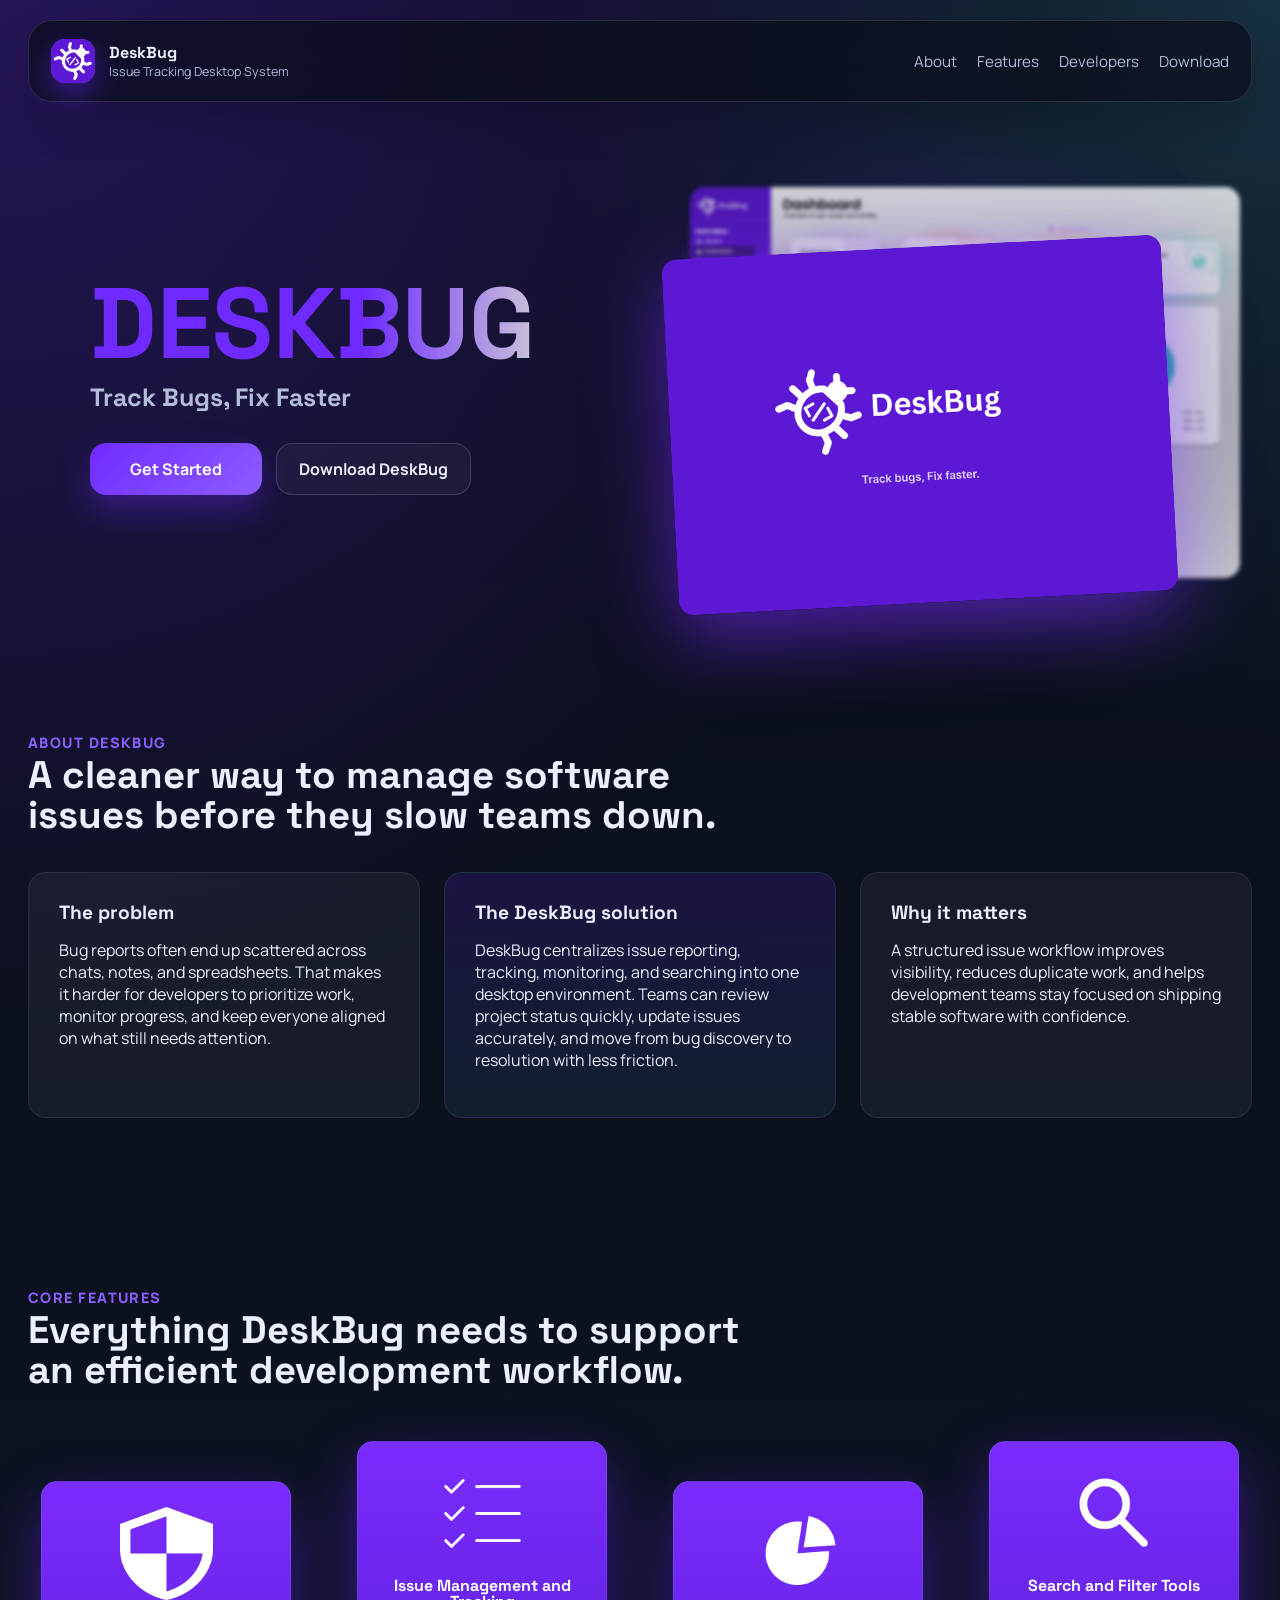
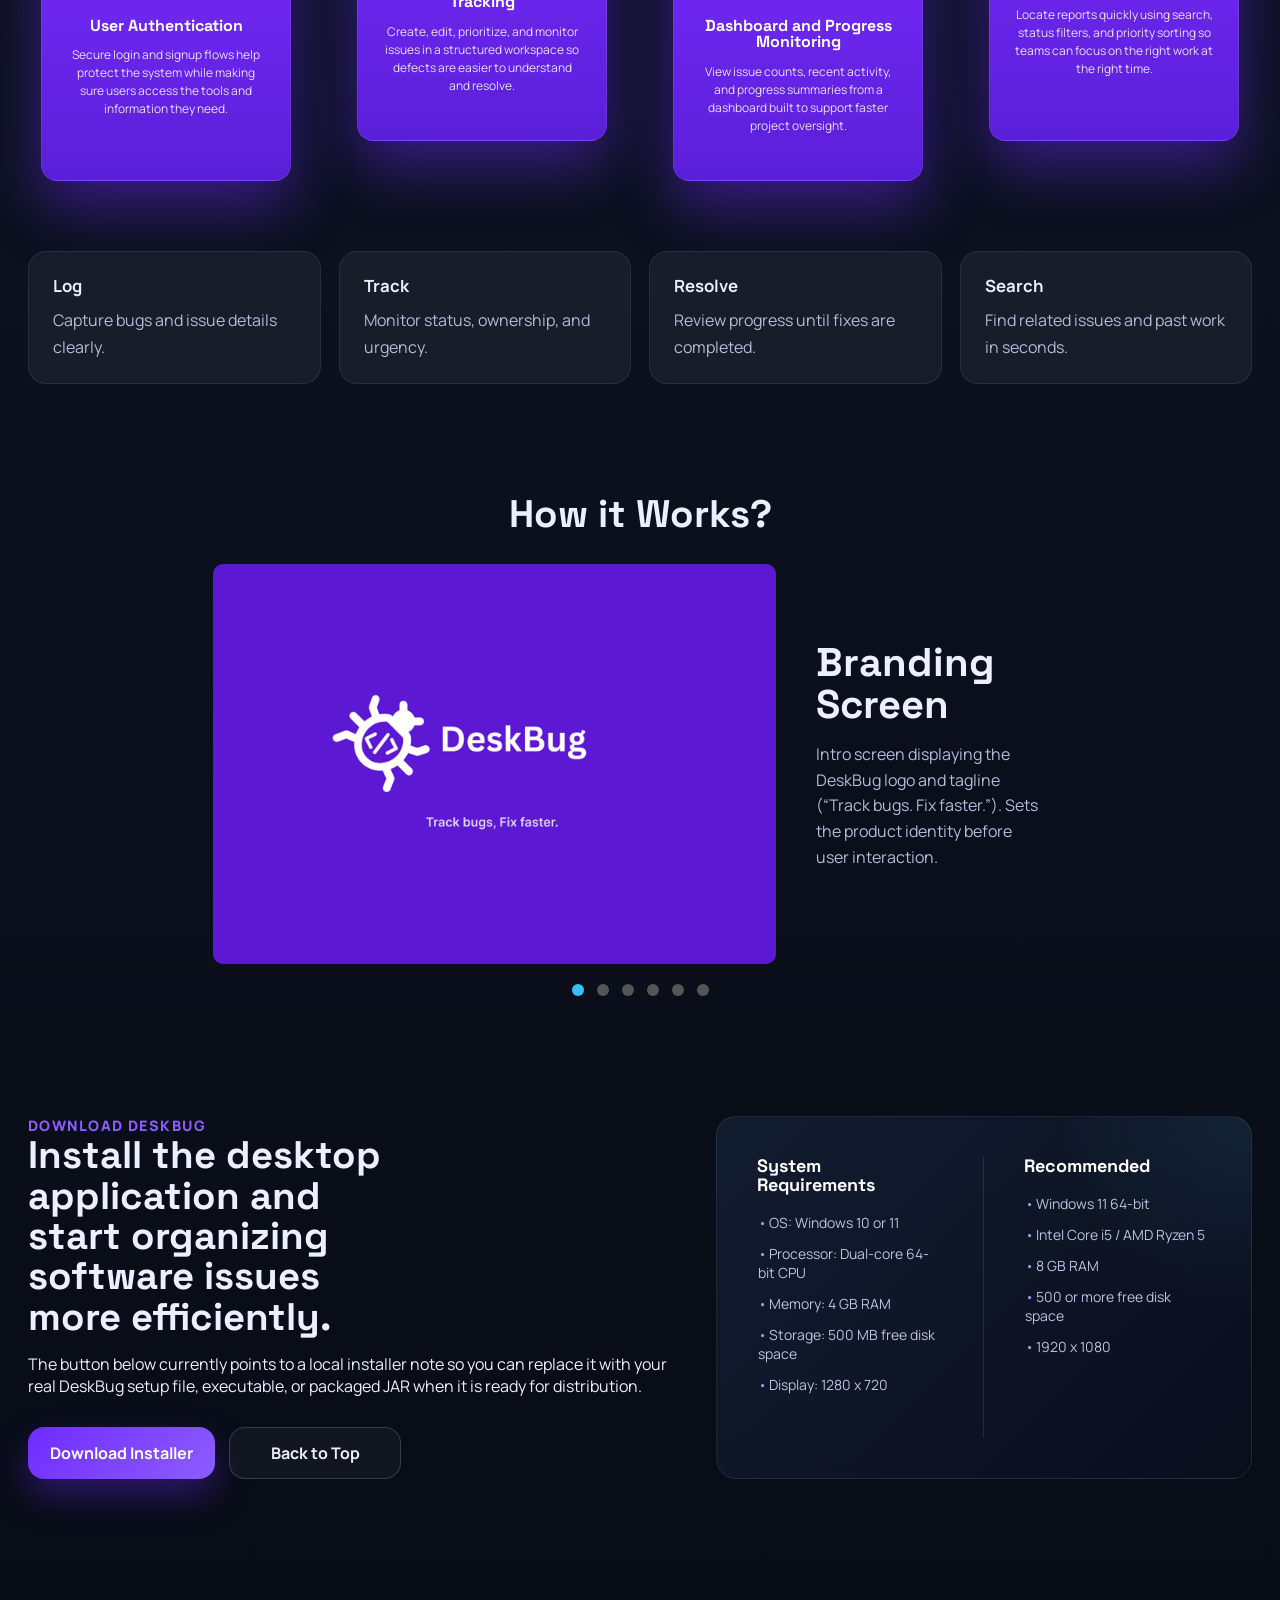
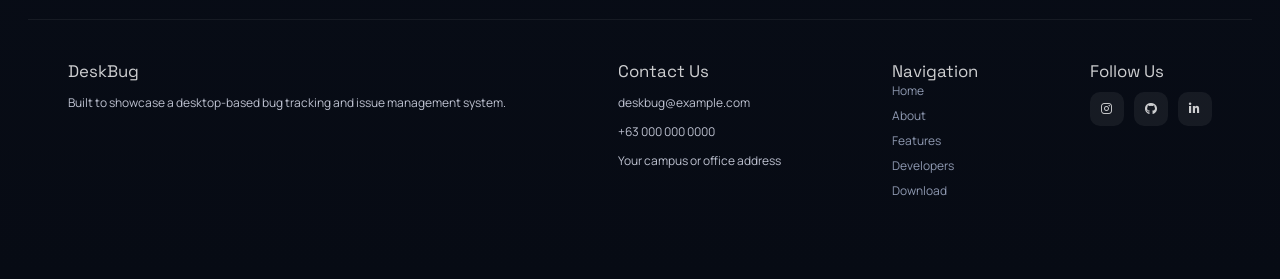
<file: index.html>
<!DOCTYPE html>
<html lang="en">
<head>
    <meta charset="UTF-8">
    <meta name="viewport" content="width=device-width, initial-scale=1.0">
    <title>DeskBug</title>
    <meta
    name="description"
    content="DeskBug is a desktop-based bug tracking and issue management system built to help development teams organize, monitor, and resolve software issues faster."
  >
  <link rel="preconnect" href="https://fonts.googleapis.com">
  <link rel="preconnect" href="https://fonts.gstatic.com" crossorigin>
  <link
    href="https://fonts.googleapis.com/css2?family=Manrope:wght@400;500;700;800&family=Space+Grotesk:wght@500;700&display=swap"
    rel="stylesheet"
  >
  <link href="https://fonts.googleapis.com/css2?family=Poppins:wght@300;400;600;700&display=swap" rel="stylesheet">
  <link rel="stylesheet" href="https://cdnjs.cloudflare.com/ajax/libs/font-awesome/6.5.0/css/all.min.css">
  <link rel="stylesheet" href="style.css">
  <a href="developers.html"></a>
</head>
<body>
    <div class="page-shell">
    <header class="site-header">
      <a class="brand" href="#top" aria-label="DeskBug home">
        <span class="brand-mark">
            <img src="image/deskbug-logo.png" alt="wew">
        </span>
        <span class="brand-text">
          <strong>DeskBug</strong>
          <small>Issue Tracking Desktop System</small>
        </span>
      </a>

      <nav class="site-nav" aria-label="Primary">
        <a href="#about">About</a>
        <a href="#features">Features</a>
        <a href="developers.html">Developers</a>
        <a href="#download">Download</a>
      </nav>
    </header>

    <main id="top">
  <section class="hero-section">

    <!-- LEFT SIDE (TEXT + BUTTONS) -->
    <div class="hero-left">
      <div class="hero-copy">
        <h1 class="hero-title typewriter">DESKBUG</h1>
        <p>Track Bugs, Fix Faster</p>
      </div>

      <div class="hero-actions">
        <a class="button button-primary" href="#about">Get Started</a>
        <a class="button button-secondary" href="#download">Download DeskBug</a>
      </div>
    </div>

    <div class="hero-visual" aria-hidden="true">

  <div class="ambient-glow ambient-one"></div>
  <div class="ambient-glow ambient-two"></div>

  <div class="hero-img">
    <!-- BACK IMAGE -->
    <img src="image/dashboard.png" class="back-img" alt="">

    <!-- FRONT IMAGE -->
    <img src="image/dashboard-front.png" class="front-img" alt="">
  </div>

</div>

  </section>

  <section class="about-section" id="about">
        <div class="section-title">
          <p class="eyebrow">About DeskBug</p>
          <h2>A cleaner way to manage software issues before they slow teams down.</h2>
        </div>

        <div class="about-grid">
          <article class="about-card">
            <h3>The problem</h3>
            <p>
              Bug reports often end up scattered across chats, notes, and spreadsheets. That makes it harder
              for developers to prioritize work, monitor progress, and keep everyone aligned on what still needs attention.
            </p>
          </article>

          <article class="about-card about-card-emphasis">
            <h3>The DeskBug solution</h3>
            <p>
              DeskBug centralizes issue reporting, tracking, monitoring, and searching into one desktop
              environment. Teams can review project status quickly, update issues accurately, and move from
              bug discovery to resolution with less friction.
            </p>
          </article>

          <article class="about-card">
            <h3>Why it matters</h3>
            <p>
              A structured issue workflow improves visibility, reduces duplicate work, and helps development
              teams stay focused on shipping stable software with confidence.
            </p>
          </article>
        </div>
      </section>

      <section class="features-section" id="features">
        <div class="section-title">
          <p class="eyebrow">Core Features</p>
          <h2>Everything DeskBug needs to support an efficient development workflow.</h2>
        </div>

        <div class="features-grid">
          <article class="feature-card">
            <span class="feature-index">
              <img src="icons/user-authentication.png" alt="">
            </span>
            <h3>User Authentication</h3>
            <p>
              Secure login and signup flows help protect the system while making sure users access the tools and information they need.
            </p>
          </article>

          <article class="feature-card">
            <span class="feature-index">
              <img src="icons/issuemanagement-and-tracking.png" alt="">
            </span>
            <h3>Issue Management and Tracking</h3>
            <p>
              Create, edit, prioritize, and monitor issues in a structured workspace so defects are easier to understand and resolve.
            </p>
          </article>

          <article class="feature-card">
            <span class="feature-index">
              <img src="icons/dashboard-and-progress.png" alt="">
            </span>
            <h3>Dashboard and Progress Monitoring</h3>
            <p>
              View issue counts, recent activity, and progress summaries from a dashboard built to support faster project oversight.
            </p>
          </article>

          <article class="feature-card">
            <span class="feature-index">
              <img src="icons/search-and-filter.png" alt="">
            </span>
            <h3>Search and Filter Tools</h3>
            <p>
              Locate reports quickly using search, status filters, and priority sorting so teams can focus on the right work at the right time.
            </p>
          </article>
        </div>

        <div class="workflow-strip">
          <article>
            
            <strong>Log</strong>
            <span>Capture bugs and issue details clearly.</span>
          </article>
          <article>
            <strong>Track</strong>
            <span>Monitor status, ownership, and urgency.</span>
          </article>
          <article>
            <strong>Resolve</strong>
            <span>Review progress until fixes are completed.</span>
          </article>
          <article>
            <strong>Search</strong>
            <span>Find related issues and past work in seconds.</span>
          </article>
        </div>
      </section>

<section class="demo-section">
  <div class="demo-title">
          <h2>How it Works?</h2>
        </div>
      <div class="demo-slider">

            <!-- RADIO CONTROLS -->
            <input type="radio" name="demo" id="d1" checked>
            <input type="radio" name="demo" id="d2">
            <input type="radio" name="demo" id="d3">
            <input type="radio" name="demo" id="d4">
            <input type="radio" name="demo" id="d5">
            <input type="radio" name="demo" id="d6">

          <!-- TRACK -->
        <div class="demo-track">

          <div class="demo-slide">
            <img src="demo/branding-screen.png">
          <div class="demo-text">
              <h3>Branding Screen</h3>
                <p> Intro screen displaying the DeskBug logo and tagline (“Track bugs. Fix faster.”). Sets the product identity before user interaction.</p>
          </div>
        </div>

        <div class="demo-slide">
            <img src="demo/login-page.png">
          <div class="demo-text">
              <h3>Login Page</h3>
                <p>Allows existing users to sign in using username and password. Includes a login button and a link to navigate to the signup page.</p>
          </div>
        </div>

        <div class="demo-slide">
            <img src="demo/Signup-page.png">
          <div class="demo-text">
            <h3>Sign up Page</h3>
              <p>Registration form for new users with fields for username, password, and confirmation. Includes a call-to-action to create an account and a link to log in.</p>
          </div>
        </div>

        <div class="demo-slide">
            <img src="demo/dashboard-overview.png">
          <div class="demo-text">
            <h3>Dashboard Overview</h3>
              <p>Description: Provides a summary of system activity with key stats (e.g., total issues, resolved, in progress). Includes recent activity and a visual breakdown of issue priorities.</p>
          </div>
        </div>

        <div class="demo-slide">
          <img src="demo/issue-management.png">
          <div class="demo-text">
            <h3>Issues Management</h3>
            <p>Main workspace showing a table of reported bugs. Users can view, filter, edit, or update issue status, priority, and details.</p>
          </div>
         </div>

        <div class="demo-slide">
          <img src="demo/recently-deleted.png">
          <div class="demo-text">
            <h3>Deleted Issues</h3>
              <p>Displays deleted issues with options to review or restore them. Acts as a safety net for accidental deletions.</p>
          </div>
        </div>

      </div>

  <!-- DOTS -->
  <div class="demo-dots">
    <label for="d1"></label>
    <label for="d2"></label>
    <label for="d3"></label>
    <label for="d4"></label>
    <label for="d5"></label>
    <label for="d6"></label>
  </div>

  </div>
<section class="download-section" id="download">
        <div class="download-copy">
          <p class="eyebrow">Download DeskBug</p>
          <h2>Install the desktop application and start organizing software issues more efficiently.</h2>
          <p>
            The button below currently points to a local installer note so you can replace it with your real
            DeskBug setup file, executable, or packaged JAR when it is ready for distribution.
          </p>

          <div class="download-actions">
            <a class="button button-primary" href="downloads/DeskBug-Installer-README.txt" download>
              Download Installer
            </a>
            <a class="button button-secondary" href="#top">Back to Top</a>
          </div>
        </div>

        <div class="download-card">

  <div class="column">
    <h3>System Requirements</h3>
    <ul>
      <li>OS: Windows 10 or 11</li>
      <li>Processor: Dual-core 64-bit CPU</li>
      <li>Memory: 4 GB RAM</li>
      <li>Storage: 500 MB free disk space</li>
      <li>Display: 1280 x 720</li>
    </ul>
  </div>

  <div class="divider"></div>

  <div class="column">
    <h3>Recommended</h3>
    <ul>
      <li>Windows 11 64-bit</li>
      <li>Intel Core i5 / AMD Ryzen 5</li>
      <li>8 GB RAM</li>
      <li>500 or more free disk space</li>
      <li>1920 x 1080</li>
    </ul>
  </div>

</div>
      </section>
</main>
<footer class="site-footer">
<div class="footer-section">
<div class="footer-title">DeskBug</div>
<p>Built to showcase a desktop-based bug tracking and issue management system.</p>
</div>

<div class="footer-section">
<div class="footer-title">Contact Us</div>
<p>deskbug@example.com</p>
<p>+63 000 000 0000</p>
<p>Your campus or office address</p>
</div>
<div class="footer-section">
  <div class="footer-title">Navigation</div>
  <nav class="footer-nav">
    <a href="#top">Home</a>
    <a href="#about">About</a>
    <a href="#features">Features</a>
    <a href="developers.html">Developers</a>
    <a href="#download">Download</a>
  </nav>
  </div>
  <div class="footer-section">
<div class="footer-title">Follow Us</div>
<div class="social">
<a href="https://www.instagram.com/"><i class="fa-brands fa-instagram"></i></a>
<a href="https://github.com/"><i class="fa-brands fa-github"></i></a>
<a href="https://www.linkedin.com/"><i class="fa-brands fa-linkedin-in"></i></a>
</div>
</div>
</div>




</footer>
</body>
</html>
</file>
<file: style.css>
:root {
  --bg: #070b14;
  --bg-soft: #12192a;
  --surface: rgba(255, 255, 255, 0.08);
  --surface-strong: rgba(255, 255, 255, 0.9);
  --surface-panel: #f5f7fd;
  --text: #ebefff;
  --text-soft: #b1bdd9;
  --text-dark: #171a24;
  --line: rgba(255, 255, 255, 0.12);
  --violet: #6f2bff;
  --violet-bright: #8d5dff;
  --cyan: #58d2ff;
  --mint: #7ef0d1;
  --amber: #ffbe55;
  --rose: #ff647c;
  --shadow: 0 30px 80px rgba(5, 8, 20, 0.45);
}

* {
  box-sizing: border-box;
}

html {
  scroll-behavior: smooth;
}

body {
  min-height: 100vh;
  margin: 0;
  font-family: "Manrope", "Segoe UI", sans-serif;
  color: var(--text);
  background:
    radial-gradient(circle at top left, rgba(111, 43, 255, 0.28), transparent 28%),
    radial-gradient(circle at top right, rgba(88, 210, 255, 0.18), transparent 20%),
    linear-gradient(180deg, #090d18 0%, #0c1220 45%, #070b14 100%);
}

a {
  color: inherit;
  text-decoration: none;
}

a:focus-visible,
.button:focus-visible {
  outline: 2px solid var(--mint);
  outline-offset: 4px;
}

img {
  max-width: 100%;
  display: block;
}

.page-shell {
  width: min(1320px, calc(100% - 56px));
  margin: 0 auto;
  padding: 20px 0 40px;
}

.site-header {
  position: sticky;
  top: 20px;
  z-index: 10;
  display: flex;
  align-items: center;
  justify-content: space-between;
  gap: 20px;
  padding: 18px 22px;
  margin-bottom: 40px;
  border: 1px solid var(--line);
  border-radius: 24px;
  background: rgba(10, 15, 28, 0.72);
  backdrop-filter: blur(18px);
  box-shadow: 0 18px 40px rgba(0, 0, 0, 0.18);
  opacity: 0;
  transform: translateY(-20px);
  animation: navFade 0.6s ease forwards;
}
@keyframes navFade {
  to {
    opacity: 1;
    transform: translateY(0);
  }
}
.typewriter {
  
  display: inline-block;
  overflow: hidden;
  white-space: nowrap;
  border-right: 3px solid #8d5dff;

  width: 0;

  animation: 
    typing .5s steps(7) forwards,
    blink 0.7s 3,
    hideCursor 0s 1s forwards; /* 👈 removes cursor after typing */
}

/* typing */
@keyframes typing {
  from { width: 0 }
  to { width: 7ch }
}

/* blinking (only a few times) */
@keyframes blink {
  50% { border-color: transparent }
}

/* remove cursor */
@keyframes hideCursor {
  to { border-right: none }
}

#top {
  scroll-margin-top: 160px;
}

.brand {
  display: inline-flex;
  align-items: center;
  gap: 14px;
}

.brand-mark,
.mock-icon,
.developer-avatar {
  display: grid;
  place-items: center;
  font-family: "Space Grotesk", sans-serif;
  font-weight: 700;
  letter-spacing: 0.04em;
}

.brand-mark {
  width: 44px;
  height: 44px;
  border-radius: 14px;
   color: #fff;
  background: linear-gradient(135deg, var(--violet), #8f67ff);
  box-shadow: 0 12px 28px rgba(111, 43, 255, 0.45);
  
}

.brand-mark img{
    border-radius: 14px;
}

.brand-text {
  display: flex;
  flex-direction: column;
}

.brand-text strong {
  font-family: "Space Grotesk", sans-serif;
  font-size: 1rem;
}

.brand-text small {
  color: var(--text-soft);
  font-size: 0.78rem;
}

.site-nav {
  display: flex;
  align-items: center;
  gap: 20px;
  color: var(--text-soft);
  font-size: 0.95rem;
}

.site-nav a:hover,
.site-nav a:focus-visible {
  color: #fff;
}

main {
  display: block;
}

section {
  position: relative;
  padding: 88px 0;
  scroll-margin-top: 50px;
}

.hero-section { /* Hero section*/
  display: grid;
  grid-template-columns: 1fr 1fr;
  align-items: center; /* CENTER vertically */
  gap: 60px;
  padding: 45px 1%; /*Padding ng hero*/
}


/* LEFT SIDE */
.hero-left {
  display: flex;
  flex-direction: column;
  justify-content: center;
  padding: 0 50px;
}
h1,
h2,
h3 {
  margin: 0;
  font-family: "Space Grotesk", sans-serif;
  line-height: 1.05;
}

h1 {
  max-width: 12ch;
  font-size: clamp(2.9rem, 5vw, 5rem);
  margin: 0;
  background: linear-gradient(
    to left,
    #CECBD7 0%,
    #6F2BFF 40%
  );
  
  -webkit-background-clip: text;
  -webkit-text-fill-color: transparent;

  /* For better support */
  background-clip: text;
  color: transparent;
}


.eyebrow {
  margin: 0 0 0px;
  color: var(--violet-bright);
  font-size: 0.90rem;
  font-weight: 800;
  letter-spacing: 0.10em;
  text-transform: uppercase;
}
h2 {
  max-width: 15ch;
  font-size: clamp(2rem, 3vw, 3rem);
}

h3 {
  font-size: 1.2rem;
}
/* TEXT */
h1,
h2,
h3 {
  margin: 0;
  font-family: "Space Grotesk", sans-serif;
  line-height: 1.05;
}

.hero-copy h1 {
  max-width: 12ch;
  font-size: 100px;
}

.hero-copy p {
  margin: 0;
  font-size: 25px;
  font-family:"Space Grotesk", sans-serif;
  color: #b1bdd9;
  font-weight: bold;

}

/* BUTTONS */
.hero-actions,
.download-actions {
  display: flex;
  flex-wrap: wrap;
  gap: 14px;
  margin-top: 30px;
}

.button {
  display: inline-flex;
  align-items: center;
  justify-content: center;
  min-width: 172px;
  padding: 14px 22px;
  border-radius: 16px;
  font-weight: 700;
  transition: transform 0.25s ease, border-color 0.25s ease, background 0.25s ease;
  position: relative;
  overflow: hidden;
  transition: all 0.3s ease;
}

.button:hover,
.button:focus-visible {
  transform: translateY(-2px);
}

.button-primary {
  color: #fff;
  background: linear-gradient(135deg, var(--violet), var(--violet-bright));
  box-shadow: 0 16px 34px rgba(111, 43, 255, 0.35);
}

.button-secondary {
  border: 1px solid rgba(255, 255, 255, 0.16);
  background: rgba(255, 255, 255, 0.04);
}

.hero-stats article,
.about-card,
.feature-card,
.developer-card,
.download-card,
.workflow-strip article {
  border: 1px solid rgba(255, 255, 255, 0.08);
  border-radius: 18px;
  background: rgba(255, 255, 255, 0.05);
}

/* CONTAINER */
.hero-img {
  position: relative;
  display: flex;
  justify-content: flex-end;
}
.hero-img {
  position: relative;
  display: flex;
  justify-content: flex-end;
  animation: floatHero 4s ease-in-out infinite;
}

/* floating motion */
@keyframes floatHero {
  0%, 100% { transform: translateY(0); }
  50% { transform: translateY(-12px); }
}

/* glow effect */
.hero-img::before {
  content: "";
  position: absolute;
  inset: -20px;
  background: radial-gradient(circle, rgba(123,44,255,0.35), transparent 70%);
  filter: blur(40px);
  z-index: -1;
}

/* BACK IMAGE */
.back-img {
  width: 550px;
  max-width: 100%;
  border-radius: 15px;

  /* effect */
  filter: blur(2px);
  opacity: 0.8;
}

/* FRONT IMAGE */
.front-img {
  position: absolute;
  top: 60px;     /* adjust this */
  left: 0;       /* adjust this */

  width: 500px;
  border-radius: 15px;

  /* floating look */
  box-shadow: 0 25px 80px rgba(123, 44, 255, 0.6);

  /* slight tilt like your design */
  transform: rotate(-3deg);
}


.about-section,
.features-section,
.developers-section,
.download-section {
  padding: 110px 0 60px;
}

.section-title {
  display: grid;
  gap: 3px;
  max-width: 760px;
}

.section-title h2 {
  max-width: 40ch;
}

.about-grid,
.features-grid,
.developers-grid {
  display: grid;
  gap: 24px;
  margin-top: 36px;
}

.about-grid {
  grid-template-columns: repeat(3, 1fr);
}

.about-card,
.feature-card,
.developer-card {
  padding: 30px;
}

.about-card,
.feature-card,
.developer-card,
.download-card,
.workflow-strip article,
.hero-stats article {
  animation: fade-up 0.9s ease both;
}

.about-card-emphasis {
  background: linear-gradient(180deg, rgba(111, 43, 255, 0.16), rgba(88, 210, 255, 0.08));
}

/* GRID */
.features-grid {
  display: grid;
  grid-template-columns: repeat(4, 1fr);
  gap: 40px;
  margin-top: 10px;
  padding: 60px 0px;
  justify-items: center;
  align-items: center;
}

/* CARD */
.feature-card {
  width: 250px;
  height: 300px;
  padding: 25px 25px 10px;

  border-radius: 16px;
  text-align: center;

  background: linear-gradient(180deg, #7b2cff, #5a1fd8);
  box-shadow: 0 25px 60px rgba(111, 43, 255, 0.45);

  color: #fff;
  transition: 0.3s ease;
}

/* STAGGER */
.feature-card:nth-child(1),
.feature-card:nth-child(3) {
  transform: translateY(20px);
}

.feature-card:nth-child(2),
.feature-card:nth-child(4) {
  transform: translateY(-20px);
}

/* FIXED HOVER */
.feature-card:nth-child(1):hover,
.feature-card:nth-child(3):hover {
  transform: translateY(20px) translateY(-8px);
}

.feature-card:nth-child(2):hover,
.feature-card:nth-child(4):hover {
  transform: translateY(-20px) translateY(-8px);
}


/*.feature-index {
  display: inline-flex;
  align-items: center;
  justify-content: center;
  margin-bottom: 18px;
  padding: 8px 10px;
  border-radius: 999px;
  color: var(--mint);
  background: rgba(126, 240, 209, 0.1);

}*/

.feature-index {
  display: flex;
  justify-content: center;
  margin-bottom: 18px;
}

.feature-index img {
  width: 93px;
  height: 93px;
}
.feature-card h3 {
  font-size: 16px;
  margin-bottom: 10px;
}

.feature-card p {
  font-size: 12px;
  opacity: 0.85;
  line-height: 1.5;
}



.workflow-strip {
  display: grid;
  grid-template-columns: repeat(4, 1fr);
  gap: 18px;
  margin-top: 30px;
}

.workflow-strip article {
  padding: 22px 24px;
}


.workflow-strip strong {
  display: block;
  margin-bottom: 10px;
  font-size: 1.05rem;
}

.workflow-strip span {
  color: var(--text-soft);
  line-height: 1.7;
}

/* =======================
   SLIDER WRAPPER
======================= */
.demo-title{
  text-align: center;
  display: grid;
  gap: 14px;
  max-width: 760px;
  padding: 30px;
  margin: 0 auto; /* ✅ centers the whole block */
  justify-items: center;
}
.demo-slider {
  width: 100%;
  max-width: 900px;
  margin: auto;
  overflow: hidden;
  position: relative;
  
}

/* hide radios */
.demo-slider input {
  display: none;
}

/* =======================
   TRACK (6 SLIDES)
======================= */
.demo-track {
  display: flex;
  width: 100%;
  transition: transform 0.6s ease;
}

/* =======================
   SLIDE LAYOUT
======================= */
.demo-section{
   padding: 20px 0 20px;
}
.demo-slide {
  min-width: 100%;
  height: 400px;
  width: 400px;
  display: flex;
  align-items: center;
  justify-content: center;
  gap: 40px;
  padding: 20px 50px;
}

/* IMAGE */
.demo-slide img {
  width: 580px;
  height: auto;
  max-height: 400px;
  object-fit: contain;
  border-radius: 10px;
   margin-left: -27px; /* 👈 push left */
}

/* TEXT */
.demo-text {
  max-width: 500px;
}

.demo-text h3 {
  font-size: 40px;
  margin-bottom: 12px;
  text-align: start; /* ✅ centers h3 and p */
}
.demo-title h2{
  color: linear-gradient(
    to left,
    #CECBD7 0%,
    #6F2BFF 40%
  );
}

.demo-text p {
  font-size: 16px;
  color: #b1bdd9;
  line-height: 1.6;
}

/* =======================
   SLIDE MOVEMENT
======================= */
#d1:checked ~ .demo-track { transform: translateX(0%); }
#d2:checked ~ .demo-track { transform: translateX(-100%); }
#d3:checked ~ .demo-track { transform: translateX(-200%); }
#d4:checked ~ .demo-track { transform: translateX(-300%); }
#d5:checked ~ .demo-track { transform: translateX(-400%); }
#d6:checked ~ .demo-track { transform: translateX(-500%); }

/* =======================
   DOTS
======================= */
.demo-dots {
  text-align: center;
  margin-top: 15px;
}

.demo-dots label {
  display: inline-block;
  width: 12px;
  height: 12px;
  margin: 5px;
  border-radius: 50%;
  background: #555;
  cursor: pointer;
  transition: 0.3s;
}

.demo-dots label:hover {
  background: #38bdf8;
}

/* ACTIVE DOT */
#d1:checked ~ .demo-dots label[for="d1"],
#d2:checked ~ .demo-dots label[for="d2"],
#d3:checked ~ .demo-dots label[for="d3"],
#d4:checked ~ .demo-dots label[for="d4"],
#d5:checked ~ .demo-dots label[for="d5"],
#d6:checked ~ .demo-dots label[for="d6"] {
  background: #38bdf8;
}

/* =======================
   RESPONSIVE
======================= */
@media (max-width: 768px) {
  .demo-slide {
    flex-direction: column;
    text-align: center;
  }

  .demo-slide img {
    width: 100%;
    height: auto;
  }

  .demo-text {
    max-width: 100%;
  }
}

.download-section {
  display: grid;
  grid-template-columns: 1.1fr 0.9fr;
  gap: 32px;
  align-items: stretch;
}

.download-card {
  display: flex;
  gap: 40px;
  padding: 40px;
  border-radius: 20px;

  /* glass + gradient */
  background:
    radial-gradient(circle at top right, rgba(88, 210, 255, 0.08), transparent 30%),
    linear-gradient(135deg, rgba(20, 30, 50, 0.9), rgba(10, 15, 30, 0.95));

  border: 1px solid rgba(255, 255, 255, 0.08);
  backdrop-filter: blur(10px);

  color: #cbd5f5;
}

/* COLUMN */
.column {
  flex: 1;
}

/* TITLE */
.column h3 {
  margin-bottom: 16px;
  font-size: 18px;
  color: #ffffff;
}

/* LIST */
.column ul {
  list-style: none;
  padding: 0;
}

.column li {
  margin-bottom: 12px;
  font-size: 14px;
  opacity: 0.9;
}

/* BULLET STYLE */
.column li::before {
  content: "•";
  margin-right: 2px;
  color: #8ab4ff;
}

/* DIVIDER LINE */
.divider {
  width: 1px;
  background: rgba(255, 255, 255, 0.1);
}

.download-card h3 {
  margin-bottom: 18px;
}

.download-card ul {
  margin: 0;
  padding-left: 1px;
}

.download-card li + li {
  margin-top: 12px;
}

footer{
margin-top:60px;
padding:40px;
display:flex;
justify-content:space-between;
flex-wrap:wrap;
gap:20px;
font-size:12px;
opacity:0.8;
border-top: 1px solid rgba(255, 255, 255, 0.08);
}

.footer-title {
  color: #fff;
  font-family: "Space Grotesk", sans-serif;
  font-size: 1.05rem;
}

.footer-column {
  display: grid;
  align-content: start;
  gap: 12px;
}

/* Navigation */
.footer-nav {
  display: flex;
  flex-direction: column;
  gap: 8px;
}

.footer-nav a {
  color: var(--text-soft);
  transition: 0.3s;
}

.footer-nav a:hover {
  color: #fff;
  transform: translateX(4px);
}

.social{
display:flex;
gap:10px;
margin-top:10px;
}

.social a{
width:34px;
height:34px;
border-radius:10px;
background:rgba(255,255,255,0.08);
display:flex;
align-items:center;
justify-content:center;
color:#fff;
transition:0.3s;
text-decoration: none;
}

.social a:hover{
background:linear-gradient(90deg,#7b4bff,#4bd6ff);
transform:scale(1.1);
}


@keyframes fade-up {
  from {
    opacity: 0;
  }
  to {
    opacity: 1;
  }
}
@keyframes drift {
  0%,
  100% {
    transform: translate3d(0, 0, 0);
  }

  50% {
    transform: translate3d(12px, -14px, 0);
  }
}

@keyframes float-window {
  0%,
  100% {
    transform: translateY(0);
  }

  50% {
    transform: translateY(-8px);
  }
}

@media (max-width: 1120px) {
  .hero-section,
  .download-section {
    grid-template-columns: 1fr;
  }

  .hero-visual {
    justify-content: center;
    align-items: flex-start;
    min-height: auto;
    padding-top: 8px;
  }

  .app-window {
    width: min(100%, 800px);
    margin-left: 0;
  }

  .window-body {
    min-height: 470px;
  }

  .about-grid,
  .developers-grid {
    grid-template-columns: repeat(2, 1fr);
  }
}

@media (max-width: 860px) {
  .page-shell {
    width: min(100% - 26px, 1000px);
    padding-top: 12px;
  }

  .hero-stats,
  .features-grid,
  .workflow-strip,
  .metric-grid,
  .mock-panels,
  .site-footer {
    grid-template-columns: 1fr;
  }

  .site-header {
    position: static;
    flex-direction: column;
    align-items: flex-start;
  }

  .site-nav {
    display: grid;
    gap: 12px;
  }

  .hero-section,
  .about-section,
  .features-section,
  .developers-section,
  .download-section {
    padding: 64px 0;
  }

  .window-body {
    grid-template-columns: 1fr;
    min-height: auto;
  }

  .mock-sidebar {
    gap: 18px;
    min-height: 210px;
  }

  .hero-visual {
    padding-top: 0;
  }

  .about-grid,
  .developers-grid {
    grid-template-columns: 1fr;
  }
  .features-grid {
    grid-template-columns: repeat(2, 1fr); /* 2 columns */
    justify-items: center;
    gap: 30px;
  }

  /* RESET desktop transforms */
  .feature-card {
    transform: none;
  }

  /* APPLY NEW MOBILE STAGGER (zigzag) */
  .feature-card:nth-child(odd) {
    transform: translateY(30px);
  }

  .feature-card:nth-child(even) {
    transform: translateY(-30px);
  }

}

@media (prefers-reduced-motion: reduce) {
  html {
    scroll-behavior: auto;
  }

  *,
  *::before,
  *::after {
    animation: none !important;
    transition: none !important;
  }
}

@media (max-width: 560px) {
  section {
    padding: 52px 0;
  }

  h1 {
    font-size: 2.6rem;
  }

  h2 {
    font-size: 1.85rem;
  }

  .button {
    width: 100%;
  }

  .app-window {
    width: 100%;
  }
  .features-grid {
    grid-template-columns: 1fr; /* stack */
  }

  .feature-card {
    transform: none; /* clean stack */
    width: 100%;
    max-width: 300px;
  }

}
</file>
